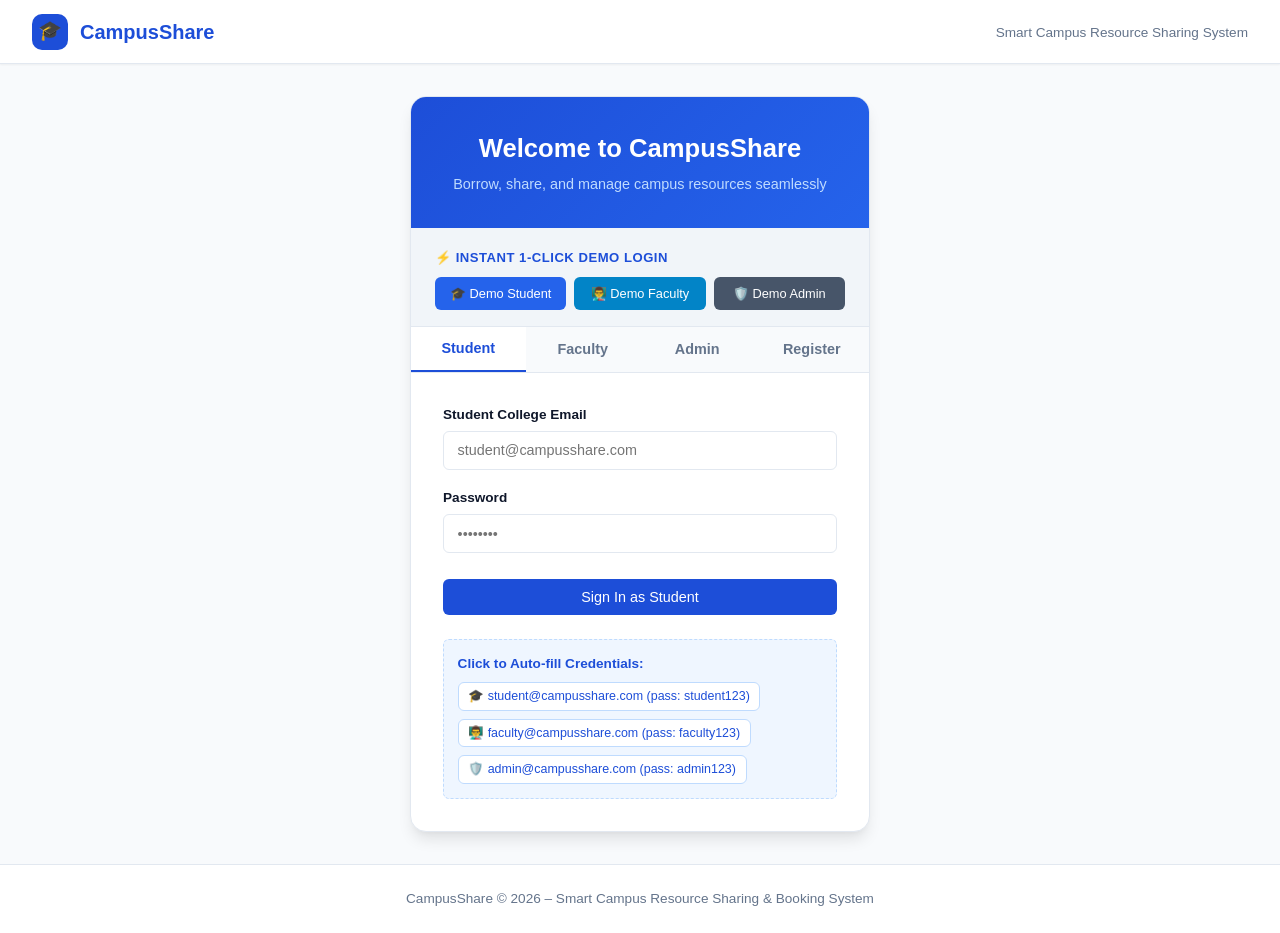
<file: index.html>
<!DOCTYPE html>
<html lang="en">
<head>
  <meta charset="UTF-8">
  <meta name="viewport" content="width=device-width, initial-scale=1.0">
  <title>CampusShare – Student, Faculty & Admin Portal</title>
  <link rel="stylesheet" href="static/css/style.css">
</head>
<body>

  <nav class="navbar">
    <a href="index.html" class="brand">
      <div class="brand-icon">🎓</div>
      <span>CampusShare</span>
    </a>
    <div>
      <span style="font-size: 0.85rem; color: var(--text-muted);">Smart Campus Resource Sharing System</span>
    </div>
  </nav>

  <div class="auth-wrapper">
    <div class="auth-card">
      <div class="auth-header">
        <h1>Welcome to CampusShare</h1>
        <p>Borrow, share, and manage campus resources seamlessly</p>
      </div>

      <!-- Quick 1-Click Demo Access Box -->
      <div style="background: #f1f5f9; padding: 1.25rem 1.5rem 1rem; border-bottom: 1px solid var(--border-color);">
        <div style="font-size: 0.82rem; font-weight: 700; color: var(--primary); text-transform: uppercase; letter-spacing: 0.5px; margin-bottom: 0.6rem;">
          ⚡ Instant 1-Click Demo Login
        </div>
        <div style="display: grid; grid-template-columns: 1fr 1fr 1fr; gap: 0.5rem;">
          <button type="button" class="btn btn-primary btn-sm" onclick="quickDemoLogin('student')" style="background: #2563eb; font-size: 0.8rem; padding: 0.5rem 0.2rem;">
            🎓 Demo Student
          </button>
          <button type="button" class="btn btn-primary btn-sm" onclick="quickDemoLogin('faculty')" style="background: #0284c7; font-size: 0.8rem; padding: 0.5rem 0.2rem;">
            👨‍🏫 Demo Faculty
          </button>
          <button type="button" class="btn btn-primary btn-sm" onclick="quickDemoLogin('admin')" style="background: #475569; font-size: 0.8rem; padding: 0.5rem 0.2rem;">
            🛡️ Demo Admin
          </button>
        </div>
      </div>

      <!-- Login Tabs -->
      <div class="auth-tabs">
        <button class="auth-tab active" id="tab-student" onclick="switchAuthTab('student')">Student</button>
        <button class="auth-tab" id="tab-faculty" onclick="switchAuthTab('faculty')">Faculty</button>
        <button class="auth-tab" id="tab-admin" onclick="switchAuthTab('admin')">Admin</button>
        <button class="auth-tab" id="tab-register" onclick="switchAuthTab('register')">Register</button>
      </div>

      <div class="auth-body">
        <div id="auth-alert" class="alert"></div>

        <!-- Student, Faculty & Admin Login Form -->
        <form id="login-form" onsubmit="handleLogin(event)">
          <input type="hidden" id="login-role" value="student">

          <div class="form-group">
            <label for="login-email" id="email-label">Student College Email</label>
            <input type="email" id="login-email" class="form-control" placeholder="student@campusshare.com" required>
          </div>

          <div class="form-group">
            <label for="login-password">Password</label>
            <input type="password" id="login-password" class="form-control" placeholder="••••••••" required>
          </div>

          <button type="submit" class="btn btn-primary" style="width: 100%; margin-top: 0.5rem;" id="login-btn">
            Sign In as Student
          </button>

          <!-- Pre-fill helper chips -->
          <div class="demo-credentials" id="demo-box">
            <h4>Click to Auto-fill Credentials:</h4>
            <div class="demo-chips">
              <span class="chip" onclick="fillDemo('student@campusshare.com', 'student123', 'student')">
                🎓 student@campusshare.com (pass: student123)
              </span>
              <span class="chip" onclick="fillDemo('faculty@campusshare.com', 'faculty123', 'faculty')">
                👨‍🏫 faculty@campusshare.com (pass: faculty123)
              </span>
              <span class="chip" onclick="fillDemo('admin@campusshare.com', 'admin123', 'admin')">
                🛡️ admin@campusshare.com (pass: admin123)
              </span>
            </div>
          </div>
        </form>

        <!-- Registration Form -->
        <form id="register-form" style="display: none;" onsubmit="handleRegister(event)">
          <div class="form-group">
            <label for="reg-role">Register As</label>
            <select id="reg-role" class="form-control" onchange="toggleRegRoleFields()">
              <option value="student">Student Account</option>
              <option value="faculty">Faculty Account</option>
            </select>
          </div>

          <div class="form-group">
            <label for="reg-name">Full Name</label>
            <input type="text" id="reg-name" class="form-control" placeholder="e.g. Rahul Sharma" required>
          </div>

          <div class="form-group">
            <label for="reg-email">Email Address</label>
            <input type="email" id="reg-email" class="form-control" placeholder="user@campusshare.com" required>
          </div>

          <div class="form-group">
            <label for="reg-password">Create Password</label>
            <input type="password" id="reg-password" class="form-control" placeholder="••••••••" required>
          </div>

          <!-- Student specific fields -->
          <div id="student-reg-fields" style="display: flex; gap: 1rem;">
            <div class="form-group" style="flex: 1;">
              <label for="reg-branch">Branch</label>
              <select id="reg-branch" class="form-control">
                <option value="Computer Science">Computer Science</option>
                <option value="Information Tech">Information Tech</option>
                <option value="Electronics & Comm">Electronics & Comm</option>
                <option value="Mechanical Engg">Mechanical Engg</option>
                <option value="Electrical Engg">Electrical Engg</option>
              </select>
            </div>

            <div class="form-group" style="flex: 1;">
              <label for="reg-year">Year</label>
              <select id="reg-year" class="form-control">
                <option value="1">1st Year</option>
                <option value="2">2nd Year</option>
                <option value="3" selected>3rd Year</option>
                <option value="4">4th Year</option>
              </select>
            </div>
          </div>

          <!-- Faculty specific fields -->
          <div id="faculty-reg-fields" style="display: none; gap: 1rem;">
            <div class="form-group" style="flex: 1;">
              <label for="reg-dept">Department</label>
              <input type="text" id="reg-dept" class="form-control" placeholder="e.g. Computer Science">
            </div>

            <div class="form-group" style="flex: 1;">
              <label for="reg-desig">Designation</label>
              <input type="text" id="reg-desig" class="form-control" placeholder="e.g. Assistant Professor">
            </div>
          </div>

          <button type="submit" class="btn btn-primary" style="width: 100%; margin-top: 0.5rem;" id="reg-btn">
            Create Account
          </button>
        </form>
      </div>
    </div>
  </div>

  <footer>
    CampusShare &copy; 2026 – Smart Campus Resource Sharing & Booking System
  </footer>

  <script src="static/js/api.js"></script>
  <script src="static/js/auth.js"></script>
</body>
</html>
</file>
<file: static/css/style.css>
/* ============================================================
   CampusShare – Modern Blue & White College Theme
   File: static/css/style.css
   ============================================================ */

:root {
  --primary: #1d4ed8;
  --primary-hover: #1e40af;
  --primary-light: #eff6ff;
  --primary-border: #bfdbfe;
  
  --secondary: #0284c7;
  --bg-main: #f8fafc;
  --bg-card: #ffffff;
  
  --text-main: #0f172a;
  --text-muted: #64748b;
  --text-light: #94a3b8;
  
  --border-color: #e2e8f0;
  
  /* Status Colors */
  --status-avail-bg: #ecfdf5;
  --status-avail-text: #065f46;
  --status-booked-bg: #eff6ff;
  --status-booked-text: #1e40af;
  --status-maint-bg: #fef2f2;
  --status-maint-text: #991b1b;
  --status-pending-bg: #fffbeb;
  --status-pending-text: #92400e;
  
  --radius-sm: 6px;
  --radius-md: 10px;
  --radius-lg: 16px;
  --shadow-sm: 0 1px 2px 0 rgba(0, 0, 0, 0.05);
  --shadow-md: 0 4px 6px -1px rgba(0, 0, 0, 0.08), 0 2px 4px -2px rgba(0, 0, 0, 0.04);
  --shadow-lg: 0 10px 15px -3px rgba(0, 0, 0, 0.1), 0 4px 6px -4px rgba(0, 0, 0, 0.05);
}

* {
  box-sizing: border-box;
  margin: 0;
  padding: 0;
  font-family: -apple-system, BlinkMacSystemFont, "Segoe UI", Roboto, "Helvetica Neue", Arial, sans-serif;
}

body {
  background-color: var(--bg-main);
  color: var(--text-main);
  line-height: 1.5;
  min-height: 100vh;
  display: flex;
  flex-direction: column;
}

/* ============================================================
   Header & Navbar
   ============================================================ */
.navbar {
  background: #ffffff;
  border-bottom: 1px solid var(--border-color);
  padding: 0.85rem 2rem;
  display: flex;
  justify-content: space-between;
  align-items: center;
  position: sticky;
  top: 0;
  z-index: 50;
  box-shadow: var(--shadow-sm);
}

.brand {
  display: flex;
  align-items: center;
  gap: 0.75rem;
  text-decoration: none;
  color: var(--primary);
  font-weight: 700;
  font-size: 1.25rem;
}

.brand-icon {
  width: 36px;
  height: 36px;
  background: var(--primary);
  color: #fff;
  border-radius: var(--radius-md);
  display: flex;
  align-items: center;
  justify-content: center;
  font-size: 1.2rem;
}

.nav-actions {
  display: flex;
  align-items: center;
  gap: 1rem;
}

.user-badge {
  background: var(--primary-light);
  border: 1px solid var(--primary-border);
  color: var(--primary);
  padding: 0.35rem 0.85rem;
  border-radius: 9999px;
  font-size: 0.875rem;
  font-weight: 500;
  display: flex;
  align-items: center;
  gap: 0.5rem;
}

/* ============================================================
   Buttons
   ============================================================ */
.btn {
  display: inline-flex;
  align-items: center;
  justify-content: center;
  gap: 0.5rem;
  padding: 0.55rem 1.15rem;
  border-radius: var(--radius-sm);
  font-size: 0.9rem;
  font-weight: 500;
  cursor: pointer;
  border: 1px solid transparent;
  transition: all 0.15s ease-in-out;
  text-decoration: none;
}

.btn-primary {
  background: var(--primary);
  color: #ffffff;
}

.btn-primary:hover {
  background: var(--primary-hover);
}

.btn-outline {
  background: transparent;
  border-color: var(--border-color);
  color: var(--text-main);
}

.btn-outline:hover {
  background: #f1f5f9;
}

.btn-danger {
  background: #fee2e2;
  color: #991b1b;
  border-color: #fecaca;
}

.btn-danger:hover {
  background: #fca5a5;
}

.btn-success {
  background: #d1fae5;
  color: #065f46;
  border-color: #a7f3d0;
}

.btn-success:hover {
  background: #6ee7b7;
}

.btn-sm {
  padding: 0.3rem 0.65rem;
  font-size: 0.8rem;
}

/* ============================================================
   Layout & Container
   ============================================================ */
.container {
  max-width: 1200px;
  margin: 0 auto;
  padding: 1.5rem 1rem;
  width: 100%;
  flex: 1;
}

/* ============================================================
   Authentication Page (index.html)
   ============================================================ */
.auth-wrapper {
  min-height: 85vh;
  display: flex;
  align-items: center;
  justify-content: center;
  padding: 2rem 1rem;
}

.auth-card {
  background: var(--bg-card);
  width: 100%;
  max-width: 460px;
  border-radius: var(--radius-lg);
  border: 1px solid var(--border-color);
  box-shadow: var(--shadow-lg);
  overflow: hidden;
}

.auth-header {
  background: linear-gradient(135deg, #1d4ed8, #2563eb);
  color: white;
  padding: 2rem;
  text-align: center;
}

.auth-header h1 {
  font-size: 1.6rem;
  font-weight: 700;
  margin-bottom: 0.4rem;
}

.auth-header p {
  color: #bfdbfe;
  font-size: 0.9rem;
}

.auth-tabs {
  display: flex;
  border-bottom: 1px solid var(--border-color);
  background: #f8fafc;
}

.auth-tab {
  flex: 1;
  padding: 0.85rem;
  text-align: center;
  font-size: 0.9rem;
  font-weight: 600;
  color: var(--text-muted);
  cursor: pointer;
  background: transparent;
  border: none;
  transition: all 0.2s;
}

.auth-tab.active {
  color: var(--primary);
  background: #ffffff;
  border-bottom: 2px solid var(--primary);
}

.auth-body {
  padding: 2rem;
}

.form-group {
  margin-bottom: 1.15rem;
}

.form-group label {
  display: block;
  font-size: 0.85rem;
  font-weight: 600;
  margin-bottom: 0.35rem;
  color: var(--text-main);
}

.form-control {
  width: 100%;
  padding: 0.65rem 0.85rem;
  border: 1px solid var(--border-color);
  border-radius: var(--radius-sm);
  font-size: 0.9rem;
  outline: none;
  transition: border-color 0.15s;
}

.form-control:focus {
  border-color: var(--primary);
  box-shadow: 0 0 0 3px rgba(29, 78, 216, 0.15);
}

.demo-credentials {
  margin-top: 1.5rem;
  background: var(--primary-light);
  border: 1px dashed var(--primary-border);
  border-radius: var(--radius-sm);
  padding: 0.85rem;
  font-size: 0.82rem;
}

.demo-credentials h4 {
  color: var(--primary);
  margin-bottom: 0.35rem;
  font-size: 0.85rem;
}

.demo-chips {
  display: flex;
  gap: 0.5rem;
  margin-top: 0.5rem;
  flex-wrap: wrap;
}

.chip {
  background: white;
  border: 1px solid var(--primary-border);
  padding: 0.25rem 0.6rem;
  border-radius: var(--radius-sm);
  cursor: pointer;
  font-size: 0.78rem;
  font-weight: 500;
  color: var(--primary);
}

.chip:hover {
  background: var(--primary);
  color: white;
}

/* ============================================================
   Dashboard Components
   ============================================================ */
.dashboard-hero {
  background: #ffffff;
  border: 1px solid var(--border-color);
  border-radius: var(--radius-lg);
  padding: 1.75rem;
  margin-bottom: 1.5rem;
  box-shadow: var(--shadow-sm);
}

.search-filter-bar {
  display: flex;
  gap: 1rem;
  margin-top: 1.25rem;
  flex-wrap: wrap;
}

.search-input-wrap {
  flex: 1;
  min-width: 260px;
  position: relative;
}

.search-input {
  width: 100%;
  padding: 0.65rem 1rem 0.65rem 2.4rem;
  border: 1px solid var(--border-color);
  border-radius: var(--radius-md);
  font-size: 0.95rem;
  outline: none;
}

.search-icon {
  position: absolute;
  left: 0.85rem;
  top: 50%;
  transform: translateY(-50%);
  color: var(--text-light);
}

.category-pills {
  display: flex;
  gap: 0.5rem;
  overflow-x: auto;
  padding-bottom: 0.5rem;
  margin-top: 1rem;
}

.category-pill {
  white-space: nowrap;
  padding: 0.4rem 0.9rem;
  border-radius: 9999px;
  font-size: 0.85rem;
  font-weight: 500;
  border: 1px solid var(--border-color);
  background: #ffffff;
  color: var(--text-muted);
  cursor: pointer;
  transition: all 0.15s;
}

.category-pill.active, .category-pill:hover {
  background: var(--primary);
  color: #ffffff;
  border-color: var(--primary);
}

/* Navigation Tabs inside Dashboard */
.view-tabs {
  display: flex;
  gap: 1rem;
  border-bottom: 2px solid var(--border-color);
  margin-bottom: 1.5rem;
}

.view-tab {
  padding: 0.65rem 1rem;
  border: none;
  background: transparent;
  font-size: 0.95rem;
  font-weight: 600;
  color: var(--text-muted);
  cursor: pointer;
  position: relative;
  bottom: -2px;
}

.view-tab.active {
  color: var(--primary);
  border-bottom: 2px solid var(--primary);
}

/* ============================================================
   Resource Cards Grid
   ============================================================ */
.resource-grid {
  display: grid;
  grid-template-columns: repeat(auto-fill, minmax(290px, 1fr));
  gap: 1.5rem;
}

.resource-card {
  background: var(--bg-card);
  border: 1px solid var(--border-color);
  border-radius: var(--radius-md);
  box-shadow: var(--shadow-sm);
  display: flex;
  flex-direction: column;
  overflow: hidden;
  transition: transform 0.15s ease, box-shadow 0.15s ease;
}

.resource-card:hover {
  transform: translateY(-3px);
  box-shadow: var(--shadow-md);
}

.card-header-bar {
  padding: 1rem 1.25rem 0.5rem;
  display: flex;
  justify-content: space-between;
  align-items: center;
}

.category-tag {
  font-size: 0.75rem;
  font-weight: 600;
  text-transform: uppercase;
  color: var(--secondary);
  background: #e0f2fe;
  padding: 0.2rem 0.6rem;
  border-radius: var(--radius-sm);
}

.card-body {
  padding: 0.5rem 1.25rem 1.25rem;
  flex: 1;
  display: flex;
  flex-direction: column;
}

.resource-title {
  font-size: 1.1rem;
  font-weight: 600;
  color: var(--text-main);
  margin-bottom: 0.5rem;
}

.resource-desc {
  font-size: 0.85rem;
  color: var(--text-muted);
  margin-bottom: 1rem;
  flex: 1;
}

.resource-owner {
  font-size: 0.8rem;
  color: var(--text-light);
  border-top: 1px solid #f1f5f9;
  padding-top: 0.65rem;
  margin-bottom: 0.85rem;
}

.card-footer-actions {
  display: flex;
  justify-content: space-between;
  align-items: center;
}

/* ============================================================
   Status Badges
   ============================================================ */
.status-badge {
  display: inline-flex;
  align-items: center;
  gap: 0.35rem;
  padding: 0.25rem 0.65rem;
  border-radius: 9999px;
  font-size: 0.78rem;
  font-weight: 600;
}

.status-available {
  background: var(--status-avail-bg);
  color: var(--status-avail-text);
}

.status-booked {
  background: var(--status-booked-bg);
  color: var(--status-booked-text);
}

.status-maintenance {
  background: var(--status-maint-bg);
  color: var(--status-maint-text);
}

.status-pending {
  background: var(--status-pending-bg);
  color: var(--status-pending-text);
}

.status-approved {
  background: var(--status-avail-bg);
  color: var(--status-avail-text);
}

.status-rejected {
  background: var(--status-maint-bg);
  color: var(--status-maint-text);
}

.status-returned {
  background: #f1f5f9;
  color: #475569;
}

/* ============================================================
   Metric / Stats Cards (Admin)
   ============================================================ */
.stats-grid {
  display: grid;
  grid-template-columns: repeat(auto-fit, minmax(220px, 1fr));
  gap: 1.25rem;
  margin-bottom: 2rem;
}

.stat-card {
  background: #ffffff;
  border: 1px solid var(--border-color);
  border-radius: var(--radius-md);
  padding: 1.25rem;
  box-shadow: var(--shadow-sm);
  display: flex;
  align-items: center;
  gap: 1rem;
}

.stat-icon {
  width: 48px;
  height: 48px;
  border-radius: var(--radius-md);
  display: flex;
  align-items: center;
  justify-content: center;
  font-size: 1.5rem;
  background: var(--primary-light);
  color: var(--primary);
}

.stat-number {
  font-size: 1.75rem;
  font-weight: 700;
  line-height: 1.2;
}

.stat-label {
  font-size: 0.85rem;
  color: var(--text-muted);
}

/* ============================================================
   Tables
   ============================================================ */
.table-container {
  background: #ffffff;
  border: 1px solid var(--border-color);
  border-radius: var(--radius-md);
  overflow-x: auto;
  box-shadow: var(--shadow-sm);
}

table {
  width: 100%;
  border-collapse: collapse;
  text-align: left;
  font-size: 0.875rem;
}

th {
  background: #f8fafc;
  color: var(--text-muted);
  font-weight: 600;
  padding: 0.85rem 1rem;
  border-bottom: 1px solid var(--border-color);
}

td {
  padding: 0.85rem 1rem;
  border-bottom: 1px solid var(--border-color);
  color: var(--text-main);
}

tr:last-child td {
  border-bottom: none;
}

tr:hover {
  background: #f8fafc;
}

/* ============================================================
   Modals
   ============================================================ */
.modal-overlay {
  position: fixed;
  inset: 0;
  background: rgba(15, 23, 42, 0.5);
  display: none;
  align-items: center;
  justify-content: center;
  z-index: 100;
  padding: 1rem;
}

.modal-overlay.active {
  display: flex;
}

.modal-card {
  background: #ffffff;
  border-radius: var(--radius-lg);
  max-width: 500px;
  width: 100%;
  box-shadow: var(--shadow-lg);
  overflow: hidden;
  animation: modalIn 0.2s ease-out;
}

@keyframes modalIn {
  from { transform: translateY(15px); opacity: 0; }
  to { transform: translateY(0); opacity: 1; }
}

.modal-header {
  padding: 1.25rem 1.5rem;
  border-bottom: 1px solid var(--border-color);
  display: flex;
  justify-content: space-between;
  align-items: center;
}

.modal-header h3 {
  font-size: 1.15rem;
  font-weight: 600;
}

.modal-close {
  background: none;
  border: none;
  font-size: 1.4rem;
  cursor: pointer;
  color: var(--text-muted);
}

.modal-body {
  padding: 1.5rem;
}

.modal-footer {
  padding: 1rem 1.5rem;
  border-top: 1px solid var(--border-color);
  background: #f8fafc;
  display: flex;
  justify-content: flex-end;
  gap: 0.75rem;
}

/* Alert Notification */
.alert {
  padding: 0.75rem 1rem;
  border-radius: var(--radius-sm);
  font-size: 0.85rem;
  margin-bottom: 1rem;
  display: none;
}

.alert-error {
  background: #fee2e2;
  color: #991b1b;
  border: 1px solid #fecaca;
}

.alert-success {
  background: #d1fae5;
  color: #065f46;
  border: 1px solid #a7f3d0;
}

.empty-state {
  text-align: center;
  padding: 3rem 1rem;
  color: var(--text-muted);
}

.empty-state-icon {
  font-size: 3rem;
  margin-bottom: 0.75rem;
}

/* Footer */
footer {
  text-align: center;
  padding: 1.5rem;
  color: var(--text-muted);
  font-size: 0.85rem;
  border-top: 1px solid var(--border-color);
  background: #ffffff;
  margin-top: auto;
}
</file>
